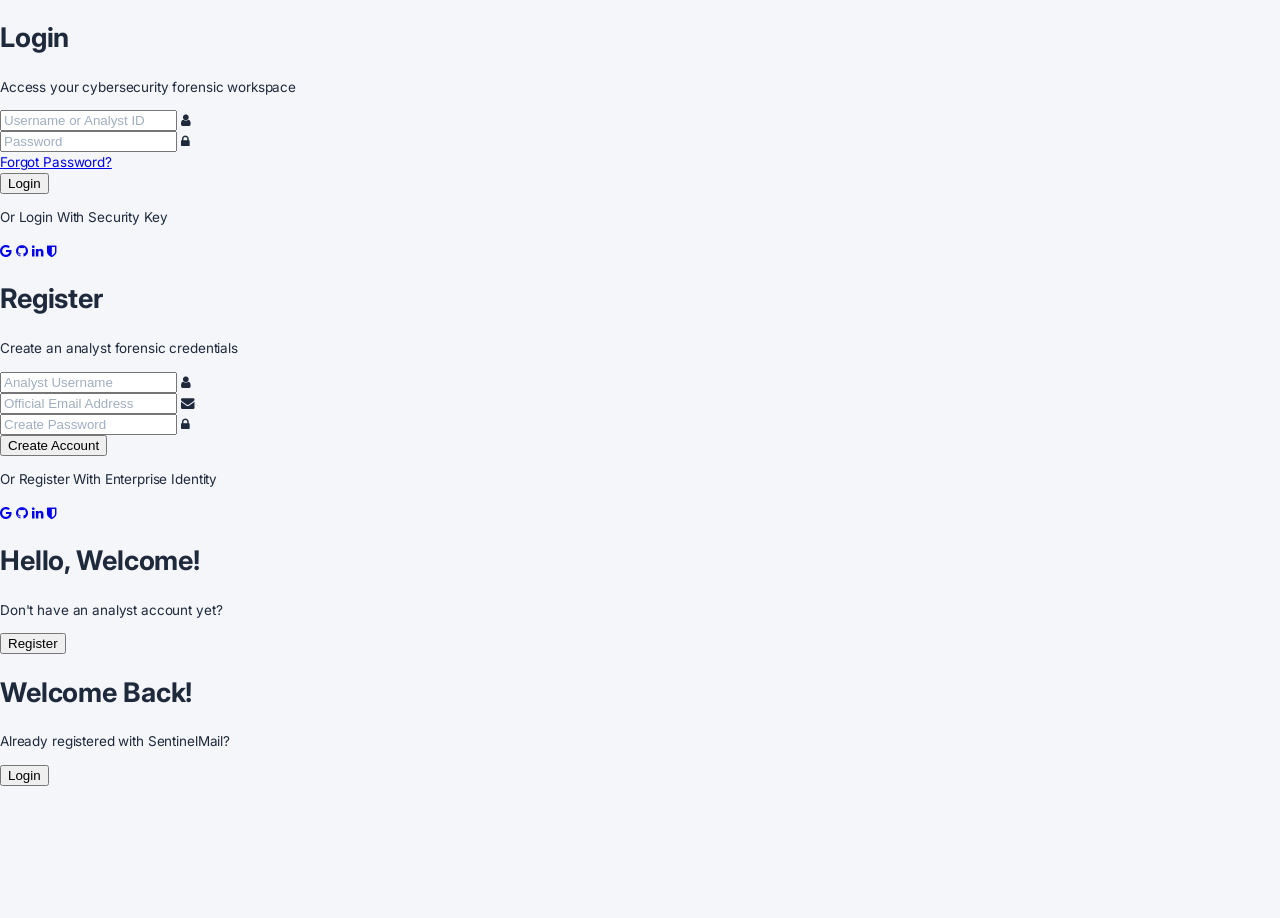
<file: SIH26/header_1.html>
<!DOCTYPE html>
<html lang="en">
<head>
  <meta charset="UTF-8">
  <meta http-equiv="X-UA-Compatible" content="IE=edge">
  <meta name="viewport" content="width=device-width, initial-scale=1.0">
  <title>SentinelMail — Access Portal</title>

  <!-- Google Fonts -->
  <link rel="preconnect" href="https://fonts.googleapis.com">
  <link rel="preconnect" href="https://fonts.gstatic.com" crossorigin>
  <link href="https://fonts.googleapis.com/css2?family=Inter:wght@400;500;600;700;800&display=swap" rel="stylesheet">

  <!-- Font Awesome -->
  <link rel="stylesheet" href="https://cdnjs.cloudflare.com/ajax/libs/font-awesome/4.7.0/css/font-awesome.min.css">

  <!-- Stylesheet -->
  <link rel="stylesheet" href="loginform.css">
</head>

<body>

  <div class="container" id="container">

    <!-- ==========================================
         LOGIN FORM
         ========================================== -->
    <div class="form-box-1" id="login-form">
      <form id="loginForm" onsubmit="handleLogin(event)">
        <h1>Login</h1>
        <p class="form-subtext">Access your cybersecurity forensic workspace</p>

        <!-- Username Input -->
        <div class="input-box-1">
          <input 
            type="text" 
            name="username" 
            id="username-login" 
            placeholder="Username or Analyst ID" 
            autocomplete="username" 
            required
          >
          <i class="fa fa-user" aria-hidden="true"></i>
        </div>

        <!-- Password Input -->
        <div class="input-box-1">
          <input 
            type="password" 
            name="password" 
            id="password-login" 
            placeholder="Password" 
            autocomplete="current-password" 
            required
          >
          <i class="fa fa-lock" aria-hidden="true"></i>
        </div>

        <!-- Forgot Password -->
        <div class="forgot-link-1">
          <a href="#" onclick="alert('Password reset link sent to registered email.')">Forgot Password?</a>
        </div>

        <!-- Login Button -->
        <button type="submit" class="btn-1">
          Login
        </button>

        <p>Or Login With Security Key</p>

        <!-- Social / SSO Icons -->
        <div class="social-icon-1">
          <a href="#" title="Google SSO"><i class="fa fa-google" aria-hidden="true"></i></a>
          <a href="#" title="GitHub SSO"><i class="fa fa-github" aria-hidden="true"></i></a>
          <a href="#" title="LinkedIn SSO"><i class="fa fa-linkedin" aria-hidden="true"></i></a>
          <a href="#" title="Enterprise SSO"><i class="fa fa-shield" aria-hidden="true"></i></a>
        </div>
      </form>
    </div>


    <!-- ==========================================
         REGISTER FORM
         ========================================== -->
    <div class="form-box-2 register" id="register-form">
      <form id="registerForm" onsubmit="handleRegister(event)">
        <h1>Register</h1>
        <p class="form-subtext">Create an analyst forensic credentials</p>

        <!-- Username Input -->
        <div class="input-box-1">
          <input 
            type="text" 
            name="username" 
            id="username" 
            placeholder="Analyst Username" 
            autocomplete="username" 
            required
          >
          <i class="fa fa-user" aria-hidden="true"></i>
        </div>

        <!-- Email Input -->
        <div class="input-box-1">
          <input 
            type="email" 
            name="email" 
            id="email" 
            placeholder="Official Email Address" 
            autocomplete="email" 
            required
          >
          <i class="fa fa-envelope" aria-hidden="true"></i>
        </div>

        <!-- Password Input -->
        <div class="input-box-1">
          <input 
            type="password" 
            name="password" 
            id="password1" 
            placeholder="Create Password" 
            autocomplete="new-password" 
            required
          >
          <i class="fa fa-lock" aria-hidden="true"></i>
        </div>

        <!-- Register Button -->
        <button type="submit" class="btn-1">
          Create Account
        </button>

        <p>Or Register With Enterprise Identity</p>

        <!-- Social / SSO Icons -->
        <div class="social-icon-1">
          <a href="#" title="Google SSO"><i class="fa fa-google" aria-hidden="true"></i></a>
          <a href="#" title="GitHub SSO"><i class="fa fa-github" aria-hidden="true"></i></a>
          <a href="#" title="LinkedIn SSO"><i class="fa fa-linkedin" aria-hidden="true"></i></a>
          <a href="#" title="Enterprise SSO"><i class="fa fa-shield" aria-hidden="true"></i></a>
        </div>
      </form>
    </div>


    <!-- ==========================================
         SLIDING TOGGLE OVERLAY
         ========================================== -->
    <div class="toggle-box-1">

      <!-- Left Panel (Shown on Login state) -->
      <div class="toggle-panel-1 toggle-left-1">
        <h1>Hello, Welcome!</h1>
        <p>Don't have an analyst account yet?</p>
        <button type="button" class="btn-1 register-btn-1" id="registerBtn">
          Register
        </button>
      </div>

      <!-- Right Panel (Shown on Register state) -->
      <div class="toggle-panel-1 toggle-right-1">
        <h1>Welcome Back!</h1>
        <p>Already registered with SentinelMail?</p>
        <button type="button" class="btn-1 login-btn-1" id="loginBtn">
          Login
        </button>
      </div>

    </div>

  </div>

  <!-- JavaScript -->
  <script src="loginform.js"></script>
</body>
</html>
</file>
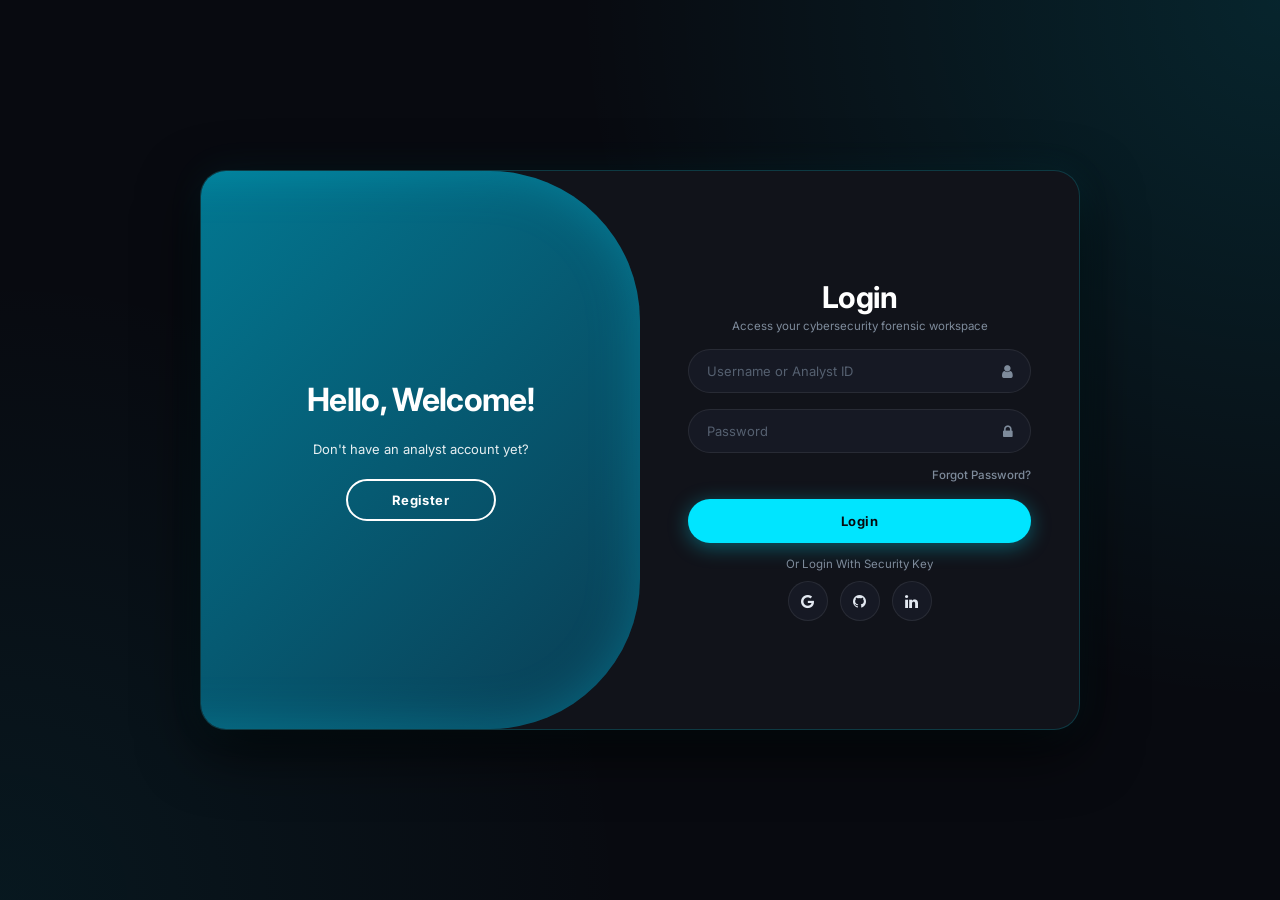
<file: SIH26/login.html>
<!DOCTYPE html>
<html lang="en">
<head>
  <meta charset="UTF-8">
  <meta http-equiv="X-UA-Compatible" content="IE=edge">
  <meta name="viewport" content="width=device-width, initial-scale=1.0">
  <title>TraceX — Access Portal</title>

  <!-- Google Fonts -->
  <link rel="preconnect" href="https://fonts.googleapis.com">
  <link rel="preconnect" href="https://fonts.gstatic.com" crossorigin>
  <link href="https://fonts.googleapis.com/css2?family=Inter:wght@400;500;600;700;800&display=swap" rel="stylesheet">

  <!-- Font Awesome CDN -->
  <link rel="stylesheet" href="https://cdnjs.cloudflare.com/ajax/libs/font-awesome/4.7.0/css/font-awesome.min.css">

  <style>
    * {
      margin: 0;
      padding: 0;
      box-sizing: border-box;
      font-family: 'Inter', -apple-system, BlinkMacSystemFont, 'Segoe UI', Roboto, sans-serif;
    }

    body {
      display: flex;
      justify-content: center;
      align-items: center;
      min-height: 100vh;
      background: radial-gradient(circle at top right, rgba(0, 229, 255, 0.12), transparent 45%),
                  radial-gradient(circle at bottom left, rgba(0, 186, 211, 0.08), transparent 40%),
                  #080A10;
      padding: 20px;
      overflow-x: hidden;
    }

    .container {
      position: relative;
      width: 880px;
      max-width: 100%;
      height: 560px;
      background: #11131A;
      border: 1px solid rgba(0, 229, 255, 0.18);
      border-radius: 26px;
      box-shadow: 0 20px 60px rgba(0, 0, 0, 0.75), 0 0 35px rgba(0, 229, 255, 0.08);
      overflow: hidden;
    }

    .container h1 {
      font-size: 30px;
      font-weight: 700;
      letter-spacing: -0.02em;
      color: #FFFFFF;
      margin-bottom: 4px;
    }

    .form-subtext {
      font-size: 11.5px !important;
      color: #7E8B9B !important;
      margin: 0 0 16px 0 !important;
    }

    .container p {
      font-size: 11.5px;
      color: #7E8B9B;
      margin: 14px 0 10px;
    }

    /* Social Icons */
    .social-icon-1 {
      display: flex;
      justify-content: center;
      gap: 12px;
      margin-top: 6px;
    }

    .social-icon-1 a {
      display: inline-flex;
      align-items: center;
      justify-content: center;
      width: 40px;
      height: 40px;
      border: 1px solid rgba(255, 255, 255, 0.08);
      background: #161924;
      border-radius: 50%;
      font-size: 15px;
      color: #E2E8F0;
      text-decoration: none;
      transition: all 0.2s cubic-bezier(0.16, 1, 0.3, 1);
    }

    .social-icon-1 a:hover {
      background: #1D2232;
      color: #00E5FF;
      border-color: rgba(0, 229, 255, 0.45);
      box-shadow: 0 0 12px rgba(0, 229, 255, 0.35);
      transform: translateY(-2px);
    }

    /* Form Boxes */
    .form-box-1, .form-box-2 {
      position: absolute;
      right: 0;
      top: 0;
      width: 50%;
      height: 100%;
      display: flex;
      align-items: center;
      text-align: center;
      padding: 40px 48px;
      z-index: 1;
      transition: all 0.6s ease-in-out;
    }

    .form-box-1 {
      visibility: visible;
      opacity: 1;
    }

    .form-box-2.register {
      visibility: hidden;
      opacity: 0;
    }

    form {
      width: 100%;
    }

    /* Inputs */
    .input-box-1 {
      position: relative;
      margin: 16px 0;
    }

    .input-box-1 input {
      width: 100%;
      padding: 13px 44px 13px 18px;
      background: #161924;
      border-radius: 9999px;
      border: 1px solid rgba(255, 255, 255, 0.08);
      outline: none;
      font-size: 13px;
      color: #FFFFFF;
      font-weight: 500;
      transition: all 0.2s;
    }

    .input-box-1 input::placeholder {
      color: #556070;
      font-weight: 400;
    }

    .input-box-1 input:focus {
      border-color: #00E5FF;
      background: #1B2030;
      box-shadow: 0 0 0 3px rgba(0, 229, 255, 0.2);
    }

    .input-box-1 i {
      position: absolute;
      right: 18px;
      top: 50%;
      transform: translateY(-50%);
      font-size: 15px;
      color: #7E8B9B;
    }

    .forgot-link-1 {
      margin: -6px 0 16px;
      text-align: right;
    }

    .forgot-link-1 a {
      font-size: 11.5px;
      color: #7E8B9B;
      text-decoration: none;
      font-weight: 500;
      transition: color 0.2s;
    }

    .forgot-link-1 a:hover {
      color: #00E5FF;
    }

    .btn-1 {
      width: 100%;
      height: 44px;
      background: #00E5FF;
      color: #080A10;
      border-radius: 9999px;
      box-shadow: 0 4px 20px rgba(0, 229, 255, 0.35);
      border: none;
      outline: none;
      cursor: pointer;
      font-size: 13px;
      font-weight: 700;
      letter-spacing: 0.03em;
      transition: all 0.2s;
    }

    .btn-1:hover {
      background: #4DEEFF;
      transform: translateY(-1px);
      box-shadow: 0 6px 25px rgba(0, 229, 255, 0.5);
    }

    /* Sliding Banner */
    .toggle-box-1 {
      position: absolute;
      width: 100%;
      height: 100%;
      top: 0;
      left: 0;
      pointer-events: none;
    }

    .toggle-box-1::before {
      content: '';
      position: absolute;
      left: -250%;
      width: 300%;
      height: 100%;
      background: linear-gradient(135deg, #00D2D3 0%, #0088A3 60%, #0A3C52 100%);
      border-radius: 150px;
      z-index: 2;
      transition: 1.6s cubic-bezier(0.16, 1, 0.3, 1);
      pointer-events: all;
      box-shadow: inset 0 0 50px rgba(0, 229, 255, 0.25);
    }

    .toggle-panel-1 {
      position: absolute;
      width: 50%;
      height: 100%;
      color: #fff;
      display: flex;
      flex-direction: column;
      justify-content: center;
      align-items: center;
      z-index: 2;
      transition: 0.6s cubic-bezier(0.16, 1, 0.3, 1);
      padding: 40px;
      text-align: center;
      pointer-events: all;
    }

    .toggle-panel-1 h1 {
      color: #FFFFFF;
      font-size: 32px;
      margin-bottom: 8px;
    }

    .toggle-panel-1 p {
      color: rgba(255, 255, 255, 0.9);
      margin-bottom: 22px;
      font-size: 13px;
    }

    .toggle-panel-1 .btn-1 {
      width: 150px;
      height: 42px;
      background: transparent;
      border: 2px solid #FFFFFF;
      color: #FFFFFF;
      box-shadow: none;
    }

    .toggle-panel-1 .btn-1:hover {
      background: #FFFFFF;
      color: #0A3C52;
    }

    .toggle-panel-1.toggle-left-1 {
      left: 0;
      transition-delay: 1.1s;
    }

    .toggle-panel-1.toggle-right-1 {
      right: -340px;
      transition-delay: 0.5s;
    }

    /* Active Animation States */
    .container.active .toggle-box-1::before {
      left: 50%;
    }

    .container.active .toggle-panel-1.toggle-left-1 {
      left: -50%;
      transition-delay: 0.5s;
    }

    .container.active .toggle-panel-1.toggle-right-1 {
      right: 0;
      transition-delay: 1.1s;
    }

    .container.active .form-box-1 {
      visibility: hidden;
      opacity: 0;
      transition-delay: 0s;
    }

    .container.active .form-box-2.register {
      visibility: visible;
      opacity: 1;
      left: 0;
      transition-delay: 0.6s;
    }
  </style>
</head>

<body>

  <div class="container" id="container">

    <!-- LOGIN FORM -->
    <div class="form-box-1" id="login-form">
      <form id="loginForm" onsubmit="handleLogin(event)">
        <h1>Login</h1>
        <p class="form-subtext">Access your cybersecurity forensic workspace</p>

        <div class="input-box-1">
          <input 
            type="text" 
            name="username" 
            id="username-login" 
            placeholder="Username or Analyst ID" 
            autocomplete="username" 
            required
          >
          <i class="fa fa-user" aria-hidden="true"></i>
        </div>

        <div class="input-box-1">
          <input 
            type="password" 
            name="password" 
            id="password-login" 
            placeholder="Password" 
            autocomplete="current-password" 
            required
          >
          <i class="fa fa-lock" aria-hidden="true"></i>
        </div>

        <div class="forgot-link-1">
          <a href="#" onclick="alert('Password reset link sent to registered email.')">Forgot Password?</a>
        </div>

        <button type="submit" class="btn-1">
          Login
        </button>

        <p>Or Login With Security Key</p>

        <!-- Social Icons (Shield removed) -->
        <div class="social-icon-1">
          <a href="#" title="Google SSO"><i class="fa fa-google" aria-hidden="true"></i></a>
          <a href="#" title="GitHub SSO"><i class="fa fa-github" aria-hidden="true"></i></a>
          <a href="#" title="LinkedIn SSO"><i class="fa fa-linkedin" aria-hidden="true"></i></a>
        </div>
      </form>
    </div>

    <!-- REGISTER FORM -->
    <div class="form-box-2 register" id="register-form">
      <form id="registerForm" onsubmit="handleRegister(event)">
        <h1>Register</h1>
        <p class="form-subtext">Create analyst forensic credentials</p>

        <div class="input-box-1">
          <input 
            type="text" 
            name="username" 
            id="username" 
            placeholder="Analyst Username" 
            autocomplete="username" 
            required
          >
          <i class="fa fa-user" aria-hidden="true"></i>
        </div>

        <div class="input-box-1">
          <input 
            type="email" 
            name="email" 
            id="email" 
            placeholder="Official Email Address" 
            autocomplete="email" 
            required
          >
          <i class="fa fa-envelope" aria-hidden="true"></i>
        </div>

        <div class="input-box-1">
          <input 
            type="password" 
            name="password" 
            id="password1" 
            placeholder="Create Password" 
            autocomplete="new-password" 
            required
          >
          <i class="fa fa-lock" aria-hidden="true"></i>
        </div>

        <button type="submit" class="btn-1">
          Create Account
        </button>

        <p>Or Register With Enterprise Identity</p>

        <!-- Social Icons (Shield removed) -->
        <div class="social-icon-1">
          <a href="#" title="Google SSO"><i class="fa fa-google" aria-hidden="true"></i></a>
          <a href="#" title="GitHub SSO"><i class="fa fa-github" aria-hidden="true"></i></a>
          <a href="#" title="LinkedIn SSO"><i class="fa fa-linkedin" aria-hidden="true"></i></a>
        </div>
      </form>
    </div>

    <!-- SLIDING TOGGLE OVERLAY -->
    <div class="toggle-box-1">
      <div class="toggle-panel-1 toggle-left-1">
        <h1>Hello, Welcome!</h1>
        <p>Don't have an analyst account yet?</p>
        <button type="button" class="btn-1 register-btn-1" id="registerBtn">
          Register
        </button>
      </div>

      <div class="toggle-panel-1 toggle-right-1">
        <h1>Welcome Back!</h1>
        <p>Already registered with TraceX?</p>
        <button type="button" class="btn-1 login-btn-1" id="loginBtn">
          Login
        </button>
      </div>
    </div>

  </div>

  <script>
    const container = document.getElementById('container');
    const registerBtn = document.getElementById('registerBtn');
    const loginBtn = document.getElementById('loginBtn');

    registerBtn.addEventListener('click', () => {
      container.classList.add('active');
    });

    loginBtn.addEventListener('click', () => {
      container.classList.remove('active');
    });

    // Check URL parameters for extension redirection
    const urlParams = new URLSearchParams(window.location.search);
    const caseIdParam = urlParams.get('case_id');
    const redirectParam = urlParams.get('redirect') || 'dashboard';
    if (caseIdParam) {
      console.log(`[TraceX] Extension redirected for investigation case: ${caseIdParam}`);
    }

    // Support intentional logout or switch account via query parameter
    if (urlParams.has('logout') || urlParams.has('switch')) {
      localStorage.removeItem('tracex_token');
      localStorage.removeItem('tracex_auth');
      localStorage.removeItem('sentinelmail_token');
      localStorage.removeItem('sentinelmail_auth');
      sessionStorage.clear();
    }

    // Auto-redirect if already authenticated
    const existingAuth = localStorage.getItem('tracex_auth');
    if (existingAuth) {
      try {
        const parsedAuth = JSON.parse(existingAuth);
        if (parsedAuth && parsedAuth.authenticated) {
          if (caseIdParam) {
            window.location.href = `/#report/${encodeURIComponent(caseIdParam)}`;
          } else {
            window.location.href = `/#${redirectParam}`;
          }
        }
      } catch (e) {}
    }

    async function handleLogin(e) {
      e.preventDefault();
      const usernameInput = document.getElementById('username-login').value.trim();
      const passwordInput = document.getElementById('password-login').value;
      const btn = e.target.querySelector('button[type="submit"]');

      btn.textContent = "Authenticating via AWS S3...";
      btn.disabled = true;

      try {
        const response = await fetch('/api/auth/login', {
          method: 'POST',
          headers: { 'Content-Type': 'application/json' },
          body: JSON.stringify({
            username: usernameInput,
            password: passwordInput
          })
        });

        const data = await response.json();
        if (response.ok && data.token) {
          localStorage.setItem('tracex_token', data.token);
          localStorage.setItem('tracex_auth', JSON.stringify({
            authenticated: true,
            analyst: data.username,
            role: data.role,
            organization: data.organization,
            loginTime: data.created_at
          }));

          btn.textContent = "Access Granted ✓";
          setTimeout(() => {
            if (caseIdParam) {
              window.location.href = `/#report/${encodeURIComponent(caseIdParam)}`;
            } else {
              window.location.href = `/#${redirectParam}`;
            }
          }, 400);
        } else {
          alert(data.detail || "Authentication failed. Please verify credentials.");
          btn.textContent = "Login";
          btn.disabled = false;
        }
      } catch (err) {
        console.warn("Backend auth fetch error:", err);
        // Resilient fallback
        localStorage.setItem('tracex_auth', JSON.stringify({
          authenticated: true,
          analyst: usernameInput || "Security Analyst",
          loginTime: new Date().toISOString()
        }));
        if (caseIdParam) {
          window.location.href = `/#report/${encodeURIComponent(caseIdParam)}`;
        } else {
          window.location.href = `/#${redirectParam}`;
        }
      }
    }

    async function handleRegister(e) {
      e.preventDefault();
      const username = document.getElementById('username').value.trim();
      const email = document.getElementById('email').value.trim();
      const password = document.getElementById('password1').value;
      const btn = e.target.querySelector('button[type="submit"]');

      btn.textContent = "Saving to AWS S3...";
      btn.disabled = true;

      try {
        const response = await fetch('/api/auth/register', {
          method: 'POST',
          headers: { 'Content-Type': 'application/json' },
          body: JSON.stringify({
            username: username,
            email: email,
            password: password,
            role: "Security Analyst"
          })
        });

        const data = await response.json();
        if (response.ok) {
          alert(`Analyst account '${username}' registered in AWS S3! Please log in.`);
          btn.textContent = "Create Account";
          btn.disabled = false;
          container.classList.remove('active');
          document.getElementById('username-login').value = username;
        } else {
          alert(data.detail || "Registration failed.");
          btn.textContent = "Create Account";
          btn.disabled = false;
        }
      } catch (err) {
        alert("Registration saved. Please log in.");
        btn.textContent = "Create Account";
        btn.disabled = false;
        container.classList.remove('active');
        document.getElementById('username-login').value = username;
      }
    }
  </script>

</body>
</html>
</file>
<file: SIH26/loginform.css>
:root {
  /* Core Surface Palette */
  --bg-canvas: #F4F6FA;
  --bg-card: #FFFFFF;
  --sidebar-bg: #FFFFFF;
  
  /* Primary Signature Accent (Electric Cyan & Cobalt — No Purple) */
  --purple-primary: #0088A3;
  --purple-hover: #006D83;
  --purple-light: rgba(0, 210, 211, 0.10);
  --purple-border: rgba(0, 210, 211, 0.25);
  --purple-gradient: linear-gradient(135deg, #00D2D3 0%, #0088A3 100%);
  --purple-hero-gradient: linear-gradient(145deg, #00D2D3 0%, #007289 100%);
  
  /* Secondary Accent Tones */
  --cyan-accent: #00D2D3;
  --cyan-light: rgba(0, 210, 211, 0.12);
  --orange-coral: #FF754C;
  --orange-light: rgba(255, 117, 76, 0.12);
  --yellow-amber: #FFB017;
  --yellow-light: rgba(255, 176, 23, 0.12);
  --pink-rose: #FF5C5C;
  --pink-light: rgba(255, 92, 92, 0.12);
  --green-success: #00BA34;
  --green-light: rgba(0, 186, 52, 0.12);

  /* Typography & Neutral Colors */
  --text-dark: #11142D;
  --text-dark-bold: #11142D;
  --text: #1E293B;
  --slate-gray: #808191;
  --muted: #808191;
  --muted-light: #A0AEC0;
  
  /* Borders & Dividers */
  --border: #ECEFF5;
  --border-light: #F0F2F6;
  --border-focus: #00D2D3;
  --surface-alt: #F8F9FD;
  
  /* Elevated Drop Shadows */
  --shadow-sm: 0 2px 6px rgba(0, 0, 0, 0.03);
  --shadow: 0 6px 20px rgba(112, 144, 176, 0.08);
  --shadow-hover: 0 12px 30px rgba(112, 144, 176, 0.14);
  --shadow-purple: 0 8px 22px rgba(0, 210, 211, 0.30);
  --shadow-modal: 0 24px 60px rgba(17, 20, 45, 0.15);
  
  --ease-spring: cubic-bezier(0.25, 1, 0.5, 1);
}

/* Base Reset */
*, *::before, *::after {
  box-sizing: border-box;
  -webkit-font-smoothing: antialiased;
  -moz-osx-font-smoothing: grayscale;
}

body {
  margin: 0;
  background-color: var(--bg-canvas);
  color: var(--text);
  font-family: -apple-system, BlinkMacSystemFont, "Inter", "SF Pro Text", "Segoe UI", Roboto, sans-serif;
  font-size: 13.5px;
  line-height: 1.5;
  letter-spacing: -0.01em;
  min-height: 100vh;
  transition: background-color 0.25s ease, color 0.25s ease;
}

/* Scrollbar */
::-webkit-scrollbar {
  width: 7px;
  height: 7px;
}
::-webkit-scrollbar-track {
  background: transparent;
}
::-webkit-scrollbar-thumb {
  background: #D5DBE5;
  border-radius: 980px;
}
::-webkit-scrollbar-thumb:hover {
  background: var(--purple-primary);
}

::placeholder,
input::placeholder,
textarea::placeholder {
  color: var(--muted-light) !important;
  opacity: 1;
  font-weight: 400;
}

.app-shell {
  min-height: 100vh;
  display: flex;
}

/* ==========================================================================
   SIDEBAR NAVIGATION
   ========================================================================== */
.sidebar {
  position: fixed;
  z-index: 40;
  inset: 0 auto 0 0;
  width: 256px;
  background: var(--sidebar-bg);
  border-right: 1px solid var(--border);
  display: flex;
  flex-direction: column;
  padding: 24px 18px;
  box-shadow: 2px 0 16px rgba(0, 0, 0, 0.02);
  transition: transform 0.3s var(--ease-spring), background 0.25s ease, border-color 0.25s ease;
}

.brand {
  display: flex;
  gap: 12px;
  align-items: center;
  padding: 4px 6px 20px;
}

.brand-mark {
  height: 40px;
  width: 40px;
  border-radius: 12px;
  display: grid;
  place-items: center;
  color: #FFFFFF;
  background: var(--purple-gradient);
  box-shadow: var(--shadow-purple);
  flex-shrink: 0;
}

.logoimg {
  height: 28px !important;
  width: 28px !important;
  object-fit: contain;
}

.brand strong {
  display: block;
  font-size: 16px;
  font-weight: 800;
  letter-spacing: -0.02em;
  color: var(--text-dark);
}

.brand span {
  display: block;
  color: var(--slate-gray);
  font-size: 11px;
  font-weight: 500;
  margin-top: 1px;
}

.nav-label {
  font-size: 10px;
  letter-spacing: 1.2px;
  color: var(--muted-light);
  padding: 12px 10px 8px;
  font-weight: 700;
  text-transform: uppercase;
}

.sidebar nav {
  display: flex;
  flex-direction: column;
  gap: 4px;
}

.sidebar nav a {
  display: flex;
  align-items: center;
  gap: 12px;
  padding: 10px 14px;
  border-radius: 12px;
  color: var(--slate-gray);
  text-decoration: none;
  font-size: 13px;
  font-weight: 600;
  transition: all 0.2s var(--ease-spring);
}

.sidebar nav a span {
  width: 20px;
  text-align: center;
  font-size: 15px;
  color: var(--slate-gray);
  transition: transform 0.2s var(--ease-spring);
}

.sidebar nav a:hover {
  background: var(--surface-alt);
  color: var(--text-dark);
}

.sidebar nav a:hover span {
  color: var(--purple-primary);
  transform: scale(1.1);
}

.sidebar nav a.active {
  background: var(--purple-light);
  color: var(--purple-primary);
  font-weight: 700;
}

.sidebar nav a.active span {
  color: var(--purple-primary);
}

.nav-badge {
  margin-left: auto;
  background: var(--purple-light);
  color: var(--purple-primary);
  padding: 2px 8px;
  border-radius: 980px;
  font-size: 10px;
  font-weight: 700;
}

.sidebar-bottom {
  margin-top: auto;
  display: flex;
  flex-direction: column;
  gap: 10px;
  padding-top: 14px;
}

.system-card {
  border: 1px solid var(--border);
  background: var(--surface-alt);
  border-radius: 14px;
  padding: 12px 14px;
}

.system-card small {
  color: var(--slate-gray);
  font-size: 9.5px;
  letter-spacing: 0.8px;
  font-weight: 700;
  text-transform: uppercase;
}

.system-card div {
  font-size: 11px;
  font-weight: 700;
  margin-top: 5px;
  color: var(--text-dark);
  display: flex;
  align-items: center;
}

.dot {
  width: 7px;
  height: 7px;
  border-radius: 50%;
  display: inline-block;
  margin-right: 6px;
}

.dot.green, .green {
  background: var(--green-success);
  box-shadow: 0 0 8px rgba(0, 186, 52, 0.4);
}

.analyst {
  display: flex;
  align-items: center;
  gap: 10px;
  padding: 10px 12px;
  background: var(--surface-alt);
  border-radius: 14px;
  border: 1px solid var(--border);
}

.avatar, .top-avatar {
  width: 36px;
  height: 36px;
  border-radius: 50%;
  background: var(--purple-gradient);
  border: 2px solid #FFFFFF;
  display: grid;
  place-items: center;
  font-size: 11.5px;
  color: #FFFFFF;
  font-weight: 700;
  box-shadow: 0 2px 8px rgba(0, 210, 211, 0.25);
  flex-shrink: 0;
}

.analyst strong {
  display: block;
  font-size: 12px;
  font-weight: 700;
  color: var(--text-dark);
}

.analyst span {
  display: block;
  color: var(--slate-gray);
  font-size: 10px;
  margin-top: 1px;
}

/* ==========================================================================
   MAIN TOPBAR & USER MENU
   ========================================================================== */
.main {
  margin-left: 256px;
  width: calc(100% - 256px);
  min-width: 0;
  background: var(--bg-canvas);
  transition: background 0.25s ease;
}

.topbar {
  height: 64px;
  border-bottom: 1px solid var(--border);
  display: flex;
  align-items: center;
  justify-content: space-between;
  padding: 0 32px;
  background: rgba(255, 255, 255, 0.88);
  backdrop-filter: blur(16px);
  -webkit-backdrop-filter: blur(16px);
  position: sticky;
  top: 0;
  z-index: 25;
}

.crumb {
  font-size: 12.5px;
  font-weight: 600;
}

.crumb span {
  color: var(--slate-gray);
}

.crumb b {
  color: #CBD5E1;
  margin: 0 8px;
  font-weight: 400;
}

.crumb strong {
  color: var(--text-dark);
  font-weight: 700;
}

.top-actions {
  display: flex;
  align-items: center;
  gap: 14px;
}

.search {
  width: min(320px, 28vw);
  height: 40px;
  border: 1px solid var(--border);
  background: #FFFFFF;
  border-radius: 12px;
  display: flex;
  align-items: center;
  padding: 0 14px;
  color: var(--slate-gray);
  box-shadow: var(--shadow-sm);
  transition: all 0.2s var(--ease-spring);
}

.search:focus-within {
  background: #FFFFFF;
  border-color: var(--purple-primary);
  box-shadow: 0 0 0 3px rgba(0, 210, 211, 0.15);
}

.search span {
  font-size: 14px;
  color: var(--slate-gray);
}

.search input {
  border: 0;
  outline: 0;
  background: none;
  color: var(--text-dark);
  width: 100%;
  padding-left: 8px;
  font: inherit;
  font-size: 12.5px;
}

.icon-btn {
  border: 1px solid var(--border);
  background: #FFFFFF;
  color: var(--slate-gray);
  border-radius: 10px;
  height: 38px;
  width: 38px;
  cursor: pointer;
  display: grid;
  place-items: center;
  font-size: 15px;
  box-shadow: var(--shadow-sm);
  transition: all 0.2s var(--ease-spring);
}

.icon-btn:hover {
  background: var(--surface-alt);
  color: var(--purple-primary);
  border-color: var(--purple-primary);
  transform: translateY(-1px);
}

.mobile-only {
  display: none;
}

/* User Profile Dropdown */
.profile-menu-wrapper {
  position: relative;
  display: inline-block;
}

.top-avatar-btn {
  width: 38px;
  height: 38px;
  border-radius: 50%;
  background: linear-gradient(135deg, #00D2D3, #0088A3);
  color: #FFFFFF;
  font-size: 12px;
  font-weight: 700;
  display: flex;
  align-items: center;
  justify-content: center;
  cursor: pointer;
  border: 2px solid transparent;
  box-shadow: 0 4px 14px rgba(0, 210, 211, 0.3);
  transition: transform 0.2s, box-shadow 0.2s;
}

.top-avatar-btn:hover {
  transform: scale(1.05);
  box-shadow: 0 6px 18px rgba(0, 210, 211, 0.45);
}

.profile-dropdown {
  position: absolute;
  top: calc(100% + 12px);
  right: 0;
  width: 250px;
  background: #FFFFFF;
  border: 1px solid var(--border);
  border-radius: 18px;
  box-shadow: 0 16px 40px rgba(0, 0, 0, 0.12);
  padding: 8px;
  z-index: 1000;
  display: none;
  animation: dropIn 0.2s cubic-bezier(0.16, 1, 0.3, 1);
}

.profile-dropdown.open {
  display: block;
}

@keyframes dropIn {
  from { opacity: 0; transform: translateY(-8px) scale(0.96); }
  to { opacity: 1; transform: translateY(0); }
}

.dropdown-header {
  display: flex;
  align-items: center;
  gap: 12px;
  padding: 10px 12px;
}

.avatar-lg {
  width: 40px;
  height: 40px;
  border-radius: 50%;
  background: linear-gradient(135deg, #00D2D3, #0088A3);
  color: #fff;
  font-weight: 700;
  font-size: 13px;
  display: flex;
  align-items: center;
  justify-content: center;
  flex-shrink: 0;
}

.dropdown-user-info strong {
  display: block;
  font-size: 13px;
  color: var(--text-dark);
}

.dropdown-user-info span {
  display: block;
  font-size: 11px;
  color: var(--slate-gray);
}

.dropdown-divider {
  height: 1px;
  background: var(--border);
  margin: 6px 4px;
}

.dropdown-item {
  display: flex;
  align-items: center;
  gap: 10px;
  padding: 10px 12px;
  border-radius: 12px;
  font-size: 12.5px;
  font-weight: 600;
  color: var(--text-dark);
  text-decoration: none;
  background: transparent;
  border: none;
  width: 100%;
  text-align: left;
  cursor: pointer;
  transition: all 0.15s;
}

.dropdown-item:hover {
  background: rgba(0, 210, 211, 0.1);
  color: #0088A3;
}

.dropdown-item.logout-item {
  color: #FF5C5C;
}

.dropdown-item.logout-item:hover {
  background: rgba(255, 92, 92, 0.1);
  color: #FF477E;
}

/* ==========================================================================
   VIEW CONTAINER & CONTENT
   ========================================================================== */
.main section#view {
  padding: 28px 32px 60px;
  max-width: 1440px;
  margin: auto;
}

.page-head {
  display: flex;
  justify-content: space-between;
  gap: 20px;
  align-items: flex-end;
  margin-bottom: 24px;
}

.page-head h1 {
  font-size: 24px;
  font-weight: 800;
  letter-spacing: -0.03em;
  margin: 0 0 4px;
  color: var(--text-dark);
}

.page-head p {
  color: var(--slate-gray);
  margin: 0;
  font-size: 12.5px;
}

.eyebrow {
  font-size: 10px;
  letter-spacing: 1.2px;
  color: var(--purple-primary);
  font-weight: 800;
  text-transform: uppercase;
  margin-bottom: 4px;
}

/* Buttons */
.btn {
  border: 1px solid var(--border);
  background: #FFFFFF;
  color: var(--text-dark);
  border-radius: 10px;
  padding: 8px 16px;
  font: 600 12px "Inter", sans-serif;
  cursor: pointer;
  display: inline-flex;
  align-items: center;
  gap: 6px;
  transition: all 0.2s var(--ease-spring);
  box-shadow: var(--shadow-sm);
  text-decoration: none;
}

.btn:hover {
  background: var(--surface-alt);
  border-color: #D5DBE5;
  color: var(--text-dark);
  transform: translateY(-1px);
}

.btn.primary {
  background: var(--purple-primary);
  border-color: var(--purple-primary);
  color: #FFFFFF;
  font-weight: 700;
  box-shadow: var(--shadow-purple);
}

.btn.primary:hover {
  background: var(--purple-hover);
  border-color: var(--purple-hover);
}

.btn.danger {
  background: var(--pink-light);
  border-color: rgba(255, 92, 92, 0.3);
  color: var(--pink-rose);
}

.btn.danger:hover {
  background: rgba(255, 92, 92, 0.2);
}

.btn.success {
  background: var(--green-light);
  border-color: rgba(0, 186, 52, 0.3);
  color: var(--green-success);
}

.btn.success:hover {
  background: rgba(0, 186, 52, 0.2);
}

/* Cards & KPIs */
.card {
  background: var(--bg-card);
  border: 1px solid var(--border);
  border-radius: 18px;
  box-shadow: var(--shadow);
  transition: all 0.25s var(--ease-spring);
  overflow: hidden;
}

.card:hover {
  box-shadow: var(--shadow-hover);
}

.card-head {
  padding: 18px 22px;
  border-bottom: 1px solid var(--border);
  display: flex;
  align-items: center;
  justify-content: space-between;
  background: #FFFFFF;
}

.card-title {
  font-size: 13.5px;
  font-weight: 700;
  letter-spacing: -0.01em;
  color: var(--text-dark);
  display: flex;
  align-items: center;
  gap: 8px;
}

.muted {
  color: var(--slate-gray);
}

.kpis {
  display: grid;
  grid-template-columns: repeat(4, 1fr);
  gap: 18px;
}

.kpi {
  padding: 22px;
  background: #FFFFFF;
  border-radius: 18px;
  border: 1px solid var(--border);
  box-shadow: var(--shadow);
  position: relative;
  transition: all 0.25s var(--ease-spring);
}

.kpi:hover {
  transform: translateY(-2px);
  box-shadow: var(--shadow-hover);
}

.kpi-top {
  display: flex;
  justify-content: space-between;
  align-items: center;
  color: var(--slate-gray);
  font-size: 12px;
  font-weight: 600;
  letter-spacing: 0.2px;
}

.kpi-icon {
  width: 44px;
  height: 44px;
  border-radius: 14px;
  display: grid;
  place-items: center;
  font-size: 17px;
  font-weight: 700;
}

.kpi:nth-child(1) .kpi-icon { background: var(--cyan-light); color: var(--cyan-accent); }
.kpi:nth-child(2) .kpi-icon { background: var(--pink-light); color: var(--pink-rose); }
.kpi:nth-child(3) .kpi-icon { background: var(--yellow-light); color: var(--yellow-amber); }
.kpi:nth-child(4) .kpi-icon { background: var(--cyan-light); color: #0088A3; }

.kpi-num {
  font-size: 28px;
  font-weight: 800;
  letter-spacing: -0.03em;
  margin: 14px 0 4px;
  color: var(--text-dark);
}

.trend {
  font-size: 12px;
  font-weight: 500;
  color: var(--slate-gray);
}

/* Charts */
.dashboard-grid {
  display: grid;
  grid-template-columns: 1.25fr 0.75fr;
  gap: 18px;
  margin-top: 18px;
}

.chart-card {
  min-height: 310px;
}

.chart-wrap {
  height: 250px;
  padding: 18px;
  position: relative;
}

/* Tables */
.table-card {
  margin-top: 18px;
}

.table-wrap {
  overflow-x: auto;
}

.table {
  width: 100%;
  border-collapse: collapse;
  min-width: 850px;
}

.table th, .table td {
  padding: 14px 18px;
  text-align: left;
  border-bottom: 1px solid var(--border);
  font-size: 12px;
  white-space: nowrap;
}

.table th {
  color: var(--slate-gray);
  font-size: 10.5px;
  font-weight: 700;
  letter-spacing: 0.6px;
  text-transform: uppercase;
  background: var(--surface-alt);
}

.table td {
  color: var(--text-dark);
  font-weight: 500;
}

.table tr:hover td {
  background: #FAFBFD;
}

/* Badges */
.badge {
  display: inline-flex;
  align-items: center;
  padding: 4px 10px;
  border-radius: 980px;
  font-size: 10px;
  font-weight: 700;
  letter-spacing: 0.3px;
  text-transform: uppercase;
}

.badge.critical, .badge.fail, .critical {
  background: var(--pink-light);
  color: var(--pink-rose);
  border: 1px solid rgba(255, 92, 92, 0.25);
}

.badge.high, .high {
  background: rgba(255, 117, 76, 0.12);
  color: var(--orange-coral);
  border: 1px solid rgba(255, 117, 76, 0.25);
}

.badge.medium, .medium {
  background: var(--yellow-light);
  color: var(--yellow-amber);
  border: 1px solid rgba(255, 176, 23, 0.25);
}

.badge.low, .badge.pass, .low {
  background: var(--cyan-light);
  color: #009BB8;
  border: 1px solid rgba(0, 210, 211, 0.25);
}

.badge.verified, .badge.legitimate, .verified {
  background: var(--green-light);
  color: var(--green-success);
  border: 1px solid rgba(0, 186, 52, 0.25);
}

.badge.analyzed, .badge.open {
  background: var(--cyan-light);
  color: #0088A3;
  border: 1px solid rgba(0, 210, 211, 0.25);
}

.progress {
  height: 6px;
  background: #ECEFF5;
  border-radius: 980px;
  overflow: hidden;
  width: 75px;
  display: inline-block;
  margin-right: 8px;
  vertical-align: middle;
}

.progress i {
  height: 100%;
  display: block;
  background: var(--purple-gradient);
  border-radius: 980px;
}

.two-col {
  display: grid;
  grid-template-columns: 1fr 1fr;
  gap: 18px;
}

.three-col {
  display: grid;
  grid-template-columns: repeat(3, 1fr);
  gap: 18px;
}

.section-gap {
  margin-top: 18px;
}

.list-item {
  padding: 14px 20px;
  border-bottom: 1px solid var(--border);
  display: flex;
  align-items: center;
  justify-content: space-between;
  gap: 16px;
}

.alert-dot {
  width: 8px;
  height: 8px;
  border-radius: 50%;
  background: var(--cyan-accent);
  box-shadow: 0 0 8px rgba(0, 210, 211, 0.6);
  flex-shrink: 0;
}

.alert-main {
  display: flex;
  align-items: center;
  gap: 12px;
}

.alert-main strong {
  display: block;
  color: var(--text-dark);
  font-size: 12.5px;
}

.alert-main span {
  font-size: 11px;
  color: var(--slate-gray);
}

.campaign {
  padding: 14px 20px;
  border-bottom: 1px solid var(--border);
}

.campaign strong {
  color: var(--text-dark);
  font-size: 13px;
}

.campaign p {
  margin: 4px 0 0;
  font-size: 11px;
  color: var(--slate-gray);
}

.status-line {
  display: flex;
  align-items: center;
  gap: 10px;
  padding: 10px 14px;
  background: var(--surface-alt);
  border-radius: 10px;
  font-size: 12px;
  font-weight: 600;
  color: var(--text-dark);
}

.upload {
  border: 2px dashed rgba(0, 210, 211, 0.4);
  border-radius: 18px;
  padding: 32px 20px;
  text-align: center;
  background: rgba(0, 210, 211, 0.03);
  cursor: pointer;
  transition: all 0.25s var(--ease-spring);
}

.upload:hover {
  border-color: var(--purple-primary);
  background: var(--purple-light);
}

.upload-icon {
  font-size: 32px;
  color: var(--purple-primary);
  margin-bottom: 8px;
}

.upload h3 {
  font-size: 14px;
  font-weight: 700;
  color: var(--text-dark);
  margin: 0 0 6px;
}

.upload p {
  color: var(--slate-gray);
  font-size: 11.5px;
  margin: 4px 0;
}

.result-header {
  padding: 20px 22px;
  display: flex;
  justify-content: space-between;
  align-items: center;
  border-bottom: 1px solid var(--border);
}

.risk-score {
  font-size: 36px;
  font-weight: 800;
  letter-spacing: -0.03em;
  color: var(--pink-rose);
}

.stat-row {
  display: flex;
  gap: 16px;
  font-size: 12px;
  color: var(--slate-gray);
  margin-top: 6px;
}

.stat-row b {
  color: var(--text-dark);
}

.email-meta {
  display: grid;
  grid-template-columns: 1fr 1fr;
  gap: 14px;
  padding: 18px 22px;
  border-bottom: 1px solid var(--border);
}

.meta label {
  display: block;
  font-size: 10.5px;
  font-weight: 700;
  text-transform: uppercase;
  color: var(--slate-gray);
  margin-bottom: 4px;
}

.meta span {
  font-size: 12.5px;
  color: var(--text-dark);
  font-weight: 500;
  word-break: break-all;
}

.auth-grid {
  display: grid;
  grid-template-columns: repeat(3, 1fr);
  gap: 12px;
  padding: 18px 22px;
  border-bottom: 1px solid var(--border);
}

.auth {
  background: var(--surface-alt);
  padding: 12px 14px;
  border: 1px solid var(--border);
  border-radius: 12px;
}

.auth b {
  display: block;
  font-size: 10.5px;
  color: var(--slate-gray);
  text-transform: uppercase;
}

.auth strong {
  display: block;
  font-size: 13.5px;
  margin-top: 4px;
}

.auth strong.pass { color: var(--green-success); }
.auth strong.fail { color: var(--pink-rose); }
.auth strong.warning { color: var(--yellow-amber); }

.code {
  background: #F8F9FD;
  font-family: "JetBrains Mono", monospace;
  font-size: 11.5px;
  padding: 18px;
  overflow-x: auto;
  color: #334155;
  border-top: 1px solid var(--border);
  line-height: 1.6;
}

.tactics {
  display: flex;
  flex-wrap: wrap;
  gap: 8px;
  padding: 14px 22px;
}

.tactic {
  background: var(--purple-light);
  border: 1px solid var(--purple-border);
  border-radius: 980px;
  padding: 6px 12px;
  font-size: 10px;
  font-weight: 700;
  color: var(--purple-primary);
}

/* Maps & Graphs (Light Mode) */
.map {
  height: 360px;
  position: relative;
  overflow: hidden;
  background: #EDF2F7;
}

.map:before {
  content: "";
  position: absolute;
  inset: 0;
  background-image: radial-gradient(circle, #CBD5E1 1.5px, transparent 1.5px);
  background-size: 24px 24px;
  opacity: 0.7;
}

.route {
  position: absolute;
  height: 2px;
  background: linear-gradient(90deg, transparent, var(--cyan-accent), transparent);
  transform-origin: left center;
  box-shadow: 0 0 6px rgba(0, 210, 211, 0.6);
}

.node {
  position: absolute;
  width: 14px;
  height: 14px;
  border: 2px solid var(--cyan-accent);
  border-radius: 50%;
  background: #FFFFFF;
  box-shadow: 0 0 10px rgba(0, 210, 211, 0.4);
}

.node-label {
  position: absolute;
  font: 10px "JetBrains Mono", monospace;
  font-weight: 700;
  color: var(--text-dark);
  background: #FFFFFF;
  border: 1px solid var(--border);
  padding: 4px 8px;
  border-radius: 6px;
  box-shadow: var(--shadow-sm);
}

.graph {
  height: 380px;
  position: relative;
  background: #FAFBFD;
  overflow: hidden;
}

.graph svg {
  width: 100%;
  height: 100%;
}

.graph-connections line {
  stroke: #D5DBE5;
  stroke-width: 2;
}

.node-svg circle {
  fill: #FFFFFF;
  stroke: var(--cyan-accent);
  stroke-width: 2.5;
  cursor: pointer;
  transition: all 0.2s ease;
}

.node-svg:hover circle {
  fill: rgba(0, 210, 211, 0.1);
  stroke: #0088A3;
}

.node-svg .node-type {
  fill: #0088A3;
  font-family: "JetBrains Mono", monospace;
  font-weight: 700;
}

.node-svg .node-title {
  fill: var(--text-dark);
  font-weight: 600;
}

.entity-panel {
  padding: 20px 22px;
}

.entity-value {
  font: 700 14px "JetBrains Mono", monospace;
  color: #0088A3;
  margin: 6px 0 16px;
}

.rel-grid {
  display: grid;
  grid-template-columns: repeat(2, 1fr);
  gap: 10px;
}

.rel {
  background: var(--surface-alt);
  padding: 12px 14px;
  border: 1px solid var(--border);
  border-radius: 12px;
}

.rel b {
  display: block;
  font-size: 12px;
  color: var(--text-dark);
}

.rel span {
  font-size: 10px;
  color: var(--slate-gray);
}

/* Timeline */
.timeline {
  padding: 20px 22px;
}

.timeline-item {
  display: grid;
  grid-template-columns: 80px 24px 1fr;
  gap: 12px;
  padding-bottom: 20px;
}

.timeline-time {
  font: 11px "JetBrains Mono", monospace;
  color: var(--slate-gray);
  padding-top: 2px;
  font-weight: 600;
}

.timeline-line {
  position: relative;
}

.timeline-line:before {
  content: "";
  position: absolute;
  top: 4px;
  left: 6px;
  width: 10px;
  height: 10px;
  border-radius: 50%;
  background: var(--cyan-accent);
  box-shadow: 0 0 6px rgba(0, 210, 211, 0.4);
  border: 2px solid #FFFFFF;
}

.timeline-line:after {
  content: "";
  position: absolute;
  top: 16px;
  left: 10px;
  width: 2px;
  height: calc(100% + 4px);
  background: var(--border);
}

.timeline-item:last-child .timeline-line:after {
  display: none;
}

.timeline-body strong {
  font-size: 12.5px;
  color: var(--text-dark);
}

.timeline-body p {
  font-size: 11px;
  color: var(--slate-gray);
  margin: 4px 0 0;
}

/* Forms */
.form-grid {
  display: grid;
  grid-template-columns: 1fr 1fr;
  gap: 14px;
  padding: 20px 22px;
}

.field label {
  display: block;
  color: var(--slate-gray);
  font-size: 10.5px;
  font-weight: 700;
  letter-spacing: 0.4px;
  text-transform: uppercase;
  margin-bottom: 6px;
}

.field input, .field select, .field textarea {
  width: 100%;
  background: #FFFFFF;
  border: 1px solid var(--border);
  color: var(--text-dark);
  border-radius: 12px;
  padding: 10px 14px;
  outline: 0;
  font: 12.5px "Inter", sans-serif;
  transition: all 0.2s var(--ease-spring);
}

.field input:focus, .field select:focus, .field textarea:focus {
  border-color: var(--purple-primary);
  box-shadow: 0 0 0 3px rgba(0, 210, 211, 0.15);
}

.field textarea {
  min-height: 95px;
  resize: vertical;
}

.field.full {
  grid-column: 1 / -1;
}

.toggle {
  display: flex;
  justify-content: space-between;
  align-items: center;
  padding: 14px 22px;
  border-bottom: 1px solid var(--border);
  font-weight: 500;
  color: var(--text-dark);
}

.switch {
  width: 40px;
  height: 22px;
  border-radius: 980px;
  background: #DCE2EC;
  position: relative;
  cursor: pointer;
  transition: all 0.25s var(--ease-spring);
}

.switch.on {
  background: #0088A3;
}

.switch:after {
  content: "";
  position: absolute;
  width: 16px;
  height: 16px;
  border-radius: 50%;
  background: #FFFFFF;
  top: 3px;
  left: 3px;
  transition: all 0.25s var(--ease-spring);
  box-shadow: 0 2px 4px rgba(0, 0, 0, 0.2);
}

.switch.on:after {
  left: 21px;
}

.notice {
  padding: 14px 18px;
  background: var(--purple-light);
  border: 1px solid var(--purple-border);
  border-radius: 12px;
  color: #007086;
  font-size: 11.5px;
  line-height: 1.6;
}

/* Modals & Toasts */
.modal-backdrop {
  position: fixed;
  inset: 0;
  background: rgba(17, 20, 45, 0.4);
  backdrop-filter: blur(8px);
  -webkit-backdrop-filter: blur(8px);
  z-index: 1000;
  display: grid;
  place-items: center;
  padding: 24px;
}

.modal {
  width: min(600px, 100%);
  max-height: 90vh;
  overflow: auto;
  background: #FFFFFF;
  border: 1px solid var(--border);
  border-radius: 20px;
  box-shadow: var(--shadow-modal);
}

.modal-head {
  padding: 18px 24px;
  border-bottom: 1px solid var(--border);
  display: flex;
  justify-content: space-between;
  align-items: center;
}

.modal-head h3 {
  margin: 0;
  font-size: 15px;
  font-weight: 700;
  color: var(--text-dark);
}

.modal-body {
  padding: 24px;
}

.modal-foot {
  padding: 16px 24px;
  border-top: 1px solid var(--border);
  display: flex;
  justify-content: flex-end;
  gap: 10px;
}

.toast {
  position: fixed;
  right: 28px;
  bottom: 28px;
  background: #FFFFFF;
  border: 1px solid var(--border);
  color: var(--text-dark);
  padding: 12px 22px;
  border-radius: 980px;
  box-shadow: 0 10px 30px rgba(17, 20, 45, 0.12);
  font-size: 12px;
  font-weight: 600;
  z-index: 2000;
  display: flex;
  align-items: center;
  gap: 8px;
}

.toast b {
  color: var(--green-success);
}

.empty-state, .empty {
  height: 100%;
  min-height: 180px;
  display: grid;
  place-content: center;
  text-align: center;
  color: var(--slate-gray);
  font-size: 12px;
  padding: 24px;
  border: 1.5px dashed var(--border);
  border-radius: 16px;
  background: var(--surface-alt);
}

.empty-state strong, .empty strong {
  color: var(--text-dark);
  font-size: 13.5px;
  font-weight: 700;
  display: block;
  margin-bottom: 6px;
}

.hidden {
  display: none !important;
}


/* ==========================================================================
   PART 2: LOUD DARK THEME ([data-theme="dark"])
   ========================================================================== */
[data-theme="dark"] {
  --bg-canvas: #08090D;
  --bg-card: #13141C;
  --bg-card-elevated: #181A26;
  --bg-card-hover: #1D1F2E;
  --sidebar-bg: #0B0C12;
  --topbar-bg: #08090D;

  --text-white: #FFFFFF;
  --text-main: #E2E8F0;
  --text-muted: #7E8B9B;
  --text-sub: #556070;
  --text-dark: #FFFFFF;
  --text: #E2E8F0;
  --slate-gray: #7E8B9B;
  --muted: #7E8B9B;
  --muted-light: #556070;

  /* Loud Accents: Electric Cyan & Neon Lime — No Purple */
  --neon-lime: #D4FF00;
  --neon-lime-soft: rgba(212, 255, 0, 0.12);
  --neon-cyan: #00E5FF;
  --neon-cyan-soft: rgba(0, 229, 255, 0.12);
  --neon-rose: #FF477E;
  --neon-rose-soft: rgba(255, 71, 126, 0.14);
  --neon-amber: #FFB800;

  --purple-primary: #00E5FF;
  --purple-hover: #33EBFF;
  --purple-light: rgba(0, 229, 255, 0.14);
  --purple-border: rgba(0, 229, 255, 0.3);

  --border: rgba(255, 255, 255, 0.065);
  --border-subtle: rgba(255, 255, 255, 0.05);
  --border-card: rgba(255, 255, 255, 0.065);
  --border-hover: rgba(255, 255, 255, 0.14);
  --border-focus: #00E5FF;
  --surface-alt: #161823;

  --shadow: 0 10px 32px -4px rgba(0, 0, 0, 0.55);
  --shadow-card: 0 10px 32px -4px rgba(0, 0, 0, 0.55);
  --shadow-white-pill: 0 4px 20px rgba(255, 255, 255, 0.22);
  --shadow-modal: 0 24px 60px rgba(0, 0, 0, 0.85);

  --radius-card: 22px;
  --radius-pill: 9999px;
}

[data-theme="dark"] body,
[data-theme="dark"] .app-shell,
[data-theme="dark"] .main {
  background-color: var(--bg-canvas);
  color: var(--text-main);
}

[data-theme="dark"] .sidebar {
  background-color: var(--sidebar-bg);
  border-right: 1px solid var(--border-subtle);
  box-shadow: none;
}

[data-theme="dark"] .brand {
  border-bottom: 1px solid var(--border-subtle);
}

[data-theme="dark"] .brand-mark {
  background: linear-gradient(135deg, #00E5FF 0%, #D4FF00 100%);
  box-shadow: 0 4px 18px rgba(0, 229, 255, 0.3);
  border: none;
}

[data-theme="dark"] .brand strong { color: var(--text-white); }
[data-theme="dark"] .brand span { color: var(--text-muted); }
[data-theme="dark"] .nav-label { color: var(--text-sub); }

[data-theme="dark"] #nav a {
  color: var(--text-muted);
  border-radius: var(--radius-pill);
}

[data-theme="dark"] #nav a:hover {
  color: var(--text-white);
  background-color: rgba(255, 255, 255, 0.05);
}

[data-theme="dark"] #nav a.active {
  background-color: #FFFFFF !important;
  color: #000000 !important;
  font-weight: 700;
  box-shadow: var(--shadow-white-pill);
}

[data-theme="dark"] #nav a.active span {
  color: #000000;
}

[data-theme="dark"] .nav-badge {
  background: var(--neon-cyan);
  color: #000000;
  font-weight: 800;
}

[data-theme="dark"] .system-card {
  background: #111219;
  border: 1px solid var(--border-subtle);
}

[data-theme="dark"] .system-card div { color: var(--neon-lime); }
[data-theme="dark"] .system-card .dot.green {
  background-color: var(--neon-lime);
  box-shadow: 0 0 8px var(--neon-lime);
}

[data-theme="dark"] .analyst {
  background: transparent;
  border-color: transparent;
}

[data-theme="dark"] .analyst .avatar,
[data-theme="dark"] .top-avatar {
  background: linear-gradient(135deg, #00E5FF, #0088A3);
  color: #000000;
  box-shadow: 0 0 14px rgba(0, 229, 255, 0.35);
  border: 2px solid #14151D;
}

[data-theme="dark"] .analyst strong { color: var(--text-white); }
[data-theme="dark"] .analyst span { color: var(--text-muted); }

[data-theme="dark"] .topbar {
  background-color: rgba(8, 9, 13, 0.85);
  border-bottom: 1px solid var(--border-subtle);
}

[data-theme="dark"] .search {
  background: #14151D;
  border: 1px solid var(--border-card);
  border-radius: var(--radius-pill);
}

[data-theme="dark"] .search input { color: var(--text-white); }
[data-theme="dark"] .search:focus-within {
  border-color: rgba(0, 229, 255, 0.4);
  background: #191B26;
  box-shadow: 0 0 0 3px rgba(0, 229, 255, 0.12);
}

[data-theme="dark"] .icon-btn {
  border-radius: 50%;
  background: #14151D;
  border: 1px solid var(--border-card);
  color: var(--text-main);
  box-shadow: none;
}

[data-theme="dark"] .icon-btn:hover {
  background: #1E202C;
  color: var(--neon-cyan);
  border-color: rgba(0, 229, 255, 0.3);
}

[data-theme="dark"] .page-head h1 { color: var(--text-white); }
[data-theme="dark"] .page-head p { color: var(--text-muted); }

[data-theme="dark"] .btn {
  background: #181A25;
  color: var(--text-main);
  border: 1px solid var(--border-card);
  border-radius: var(--radius-pill);
}

[data-theme="dark"] .btn:hover {
  background: #202332;
  color: var(--text-white);
  border-color: rgba(255, 255, 255, 0.16);
}

[data-theme="dark"] .btn.primary {
  background: #FFFFFF !important;
  color: #000000 !important;
  border: none !important;
  font-weight: 700;
  box-shadow: var(--shadow-white-pill);
}

[data-theme="dark"] .btn.primary:hover {
  background: #E8EBF2 !important;
  color: #000000 !important;
}

[data-theme="dark"] .card {
  background: var(--bg-card);
  border: 1px solid var(--border-card);
  border-radius: var(--radius-card);
  box-shadow: var(--shadow-card);
}

[data-theme="dark"] .card-head {
  background: transparent;
  border-bottom: 1px solid var(--border-subtle);
}

[data-theme="dark"] .card-title { color: var(--text-white); }
[data-theme="dark"] .card-title::before {
  content: '';
  width: 6px;
  height: 6px;
  border-radius: 50%;
  background: var(--neon-lime);
}

[data-theme="dark"] .card.kpi {
  background: var(--bg-card);
  border: 1px solid var(--border-card);
  border-radius: var(--radius-card);
}

[data-theme="dark"] .kpi-icon {
  border-radius: 50%;
  background: #191B26 !important;
  border: 1px solid var(--border-card);
}

[data-theme="dark"] .kpi-num { color: var(--text-white); }

[data-theme="dark"] .table thead tr { border-bottom: 1px solid var(--border-subtle); }
[data-theme="dark"] .table th { background: transparent; color: var(--text-sub); }
[data-theme="dark"] .table tbody tr { border-bottom: 1px solid rgba(255, 255, 255, 0.03); }
[data-theme="dark"] .table tbody tr:hover td { background-color: #161823; }
[data-theme="dark"] .table td { color: var(--text-main); }

[data-theme="dark"] .progress { background: #232635; border-radius: var(--radius-pill); }
[data-theme="dark"] .progress i {
  background: linear-gradient(90deg, var(--neon-cyan), var(--neon-lime));
  border-radius: var(--radius-pill);
}

[data-theme="dark"] .badge {
  background: #191B24;
  color: var(--text-muted);
  border: 1px solid var(--border-subtle);
  border-radius: var(--radius-pill);
}

[data-theme="dark"] .badge::before {
  content: '';
  width: 5px;
  height: 5px;
  border-radius: 50%;
  background: currentColor;
  display: inline-block;
}

[data-theme="dark"] .badge.critical, [data-theme="dark"] .badge.fail {
  background: var(--neon-rose-soft);
  color: var(--neon-rose);
  border-color: rgba(255, 71, 126, 0.25);
}

[data-theme="dark"] .badge.low, [data-theme="dark"] .badge.pass, [data-theme="dark"] .badge.verified {
  background: var(--neon-lime-soft);
  color: var(--neon-lime);
  border-color: rgba(212, 255, 0, 0.25);
}

[data-theme="dark"] .upload {
  border: 2px dashed rgba(0, 229, 255, 0.2);
  border-radius: var(--radius-card);
  background: #101118;
}

[data-theme="dark"] .upload:hover {
  border-color: var(--neon-cyan);
  background: #141622;
  box-shadow: 0 0 24px rgba(0, 229, 255, 0.15);
}

[data-theme="dark"] .upload-icon {
  background: var(--neon-cyan-soft);
  color: var(--neon-cyan);
  border: 1px solid rgba(0, 229, 255, 0.3);
}

[data-theme="dark"] .upload h3 { color: var(--text-white); }
[data-theme="dark"] .upload p { color: var(--text-sub); }

[data-theme="dark"] .tactics .tactic {
  background: #181A25;
  border: 1px solid var(--border-subtle);
  color: var(--neon-cyan);
  border-radius: var(--radius-pill);
}

[data-theme="dark"] .auth-grid .auth {
  background: #161823;
  border: 1px solid var(--border-card);
  border-radius: 16px;
}

[data-theme="dark"] .meta {
  background: #161823;
  border-radius: 10px;
}

[data-theme="dark"] .code {
  background: #0C0D13;
  color: #9AA5B8;
  border-color: var(--border-subtle);
  border-radius: 14px;
}

[data-theme="dark"] .notice {
  background: #161823;
  border-left: 3px solid var(--neon-cyan);
  border-radius: 10px;
  color: var(--text-muted);
}

/* Tabs */
[data-theme="dark"] .tabs { background: #111219; }
[data-theme="dark"] .tabs .btn,
[data-theme="dark"] .tabs button {
  background: transparent;
  border: none;
  color: var(--text-muted);
  border-radius: var(--radius-pill);
}

[data-theme="dark"] .tabs .btn:hover,
[data-theme="dark"] .tabs button:hover {
  color: var(--text-white);
  background: #181A25;
}

[data-theme="dark"] .tabs .btn.primary,
[data-theme="dark"] .tabs .btn.active,
[data-theme="dark"] .tabs button.active {
  background: #FFFFFF !important;
  color: #000000 !important;
  font-weight: 700;
  box-shadow: var(--shadow-white-pill);
}

/* Forms */
[data-theme="dark"] .field input,
[data-theme="dark"] .field select,
[data-theme="dark"] .field textarea {
  background: #161823;
  border: 1px solid var(--border-card);
  border-radius: var(--radius-pill);
  color: var(--text-white);
}

[data-theme="dark"] .field input:focus,
[data-theme="dark"] .field select:focus,
[data-theme="dark"] .field textarea:focus {
  border-color: var(--neon-cyan);
  box-shadow: 0 0 0 3px rgba(0, 229, 255, 0.2);
}

[data-theme="dark"] .switch { background: #232635; border-radius: var(--radius-pill); }
[data-theme="dark"] .switch.on { background: var(--neon-cyan); }

[data-theme="dark"] .modal {
  background: var(--bg-card);
  border: 1px solid var(--border-card);
  border-radius: 26px;
  box-shadow: var(--shadow-modal);
}

[data-theme="dark"] .modal-foot {
  background: #11121A;
  border-top: 1px solid var(--border-subtle);
}

[data-theme="dark"] .toast {
  background: #181A25;
  border: 1px solid rgba(255, 255, 255, 0.15);
  color: var(--text-white);
  border-radius: var(--radius-pill);
  box-shadow: 0 12px 36px rgba(0, 0, 0, 0.65);
}

/* Maps & Graphs (Dark Mode) */
[data-theme="dark"] .map {
  background: #0B0C12 radial-gradient(#1A1C28 1px, transparent 1px);
  background-size: 24px 24px;
  border-radius: var(--radius-card);
}

[data-theme="dark"] .route {
  background: linear-gradient(90deg, var(--neon-cyan), var(--neon-lime));
}

[data-theme="dark"] .node {
  background: var(--neon-lime);
  box-shadow: 0 0 14px var(--neon-lime);
}

[data-theme="dark"] .node-label {
  background: #14151D;
  border: 1px solid var(--border-card);
  color: var(--text-white);
  border-radius: var(--radius-pill);
}

[data-theme="dark"] .graph {
  background: #0B0C12;
}

[data-theme="dark"] .graph-connections line {
  stroke: rgba(255, 255, 255, 0.12);
  stroke-width: 2;
}

[data-theme="dark"] .node-svg circle {
  fill: #14151D;
  stroke: var(--neon-cyan);
  stroke-width: 2.5;
}

[data-theme="dark"] .node-svg:hover circle {
  fill: #1D1F2C;
  stroke: var(--neon-lime);
}

[data-theme="dark"] .node-svg .node-type {
  fill: var(--neon-cyan);
}

[data-theme="dark"] .node-svg .node-title {
  fill: var(--text-white);
}

[data-theme="dark"] .entity-value {
  color: var(--neon-cyan);
}

[data-theme="dark"] .rel {
  background: #161823;
  border: 1px solid var(--border-card);
  border-radius: 14px;
}

[data-theme="dark"] .empty-state,
[data-theme="dark"] .empty {
  background: #101118;
  border-color: var(--border-subtle);
  color: var(--text-muted);
}

/* Responsive */
@media(max-width: 1050px) {
  .kpis { grid-template-columns: repeat(2, 1fr); }
  .dashboard-grid, .two-col { grid-template-columns: 1fr; }
  .three-col { grid-template-columns: 1fr; }
  .search { display: none; }
}

@media(max-width: 768px) {
  .sidebar { transform: translateX(-100%); }
  .sidebar.open { transform: none; box-shadow: 0 0 40px rgba(0, 0, 0, 0.15); }
  .main { margin-left: 0; width: 100%; }
  .mobile-only { display: block; }
  .topbar { padding: 0 16px; }
  .main section#view { padding: 20px 16px 40px; }
  .page-head { flex-direction: column; align-items: stretch; }
  .kpis { grid-template-columns: 1fr; }
  .email-meta, .auth-grid, .form-grid { grid-template-columns: 1fr; }
  .result-header { grid-template-columns: 1fr; }
  .risk-score { font-size: 28px; }
  .crumb { display: none; }
}

@media print {
  .sidebar, .topbar, .page-head .btn, .icon-btn, .modal-backdrop, .toast { display: none !important; }
  .main { margin: 0 !important; width: 100% !important; }
  .main section#view { padding: 0 !important; }
  .card { break-inside: avoid; box-shadow: none !important; }
}
</file>
